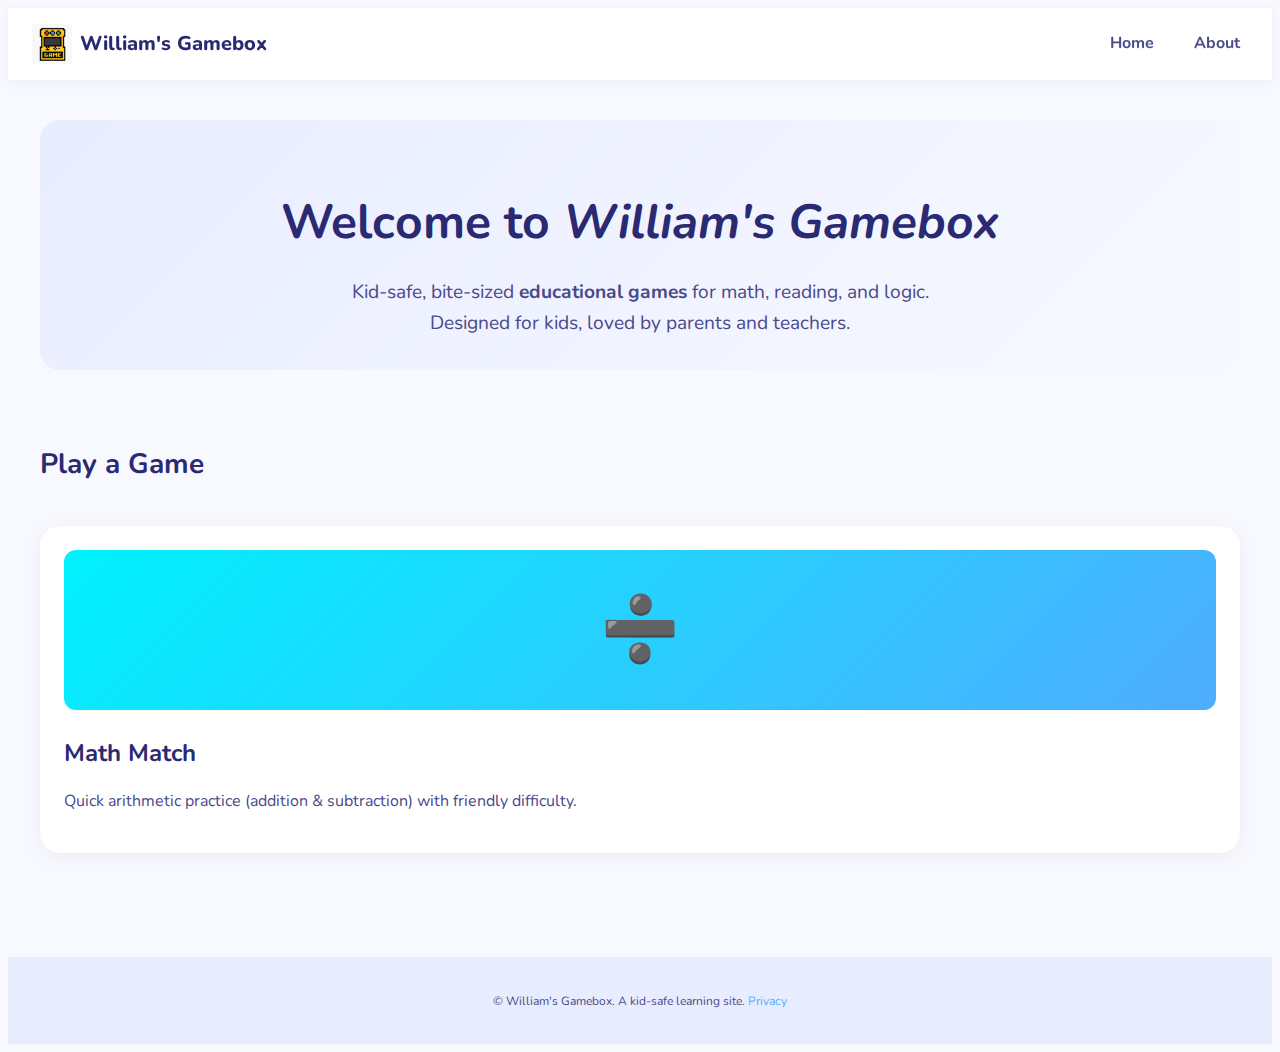
<file: index.html>
<!doctype html>
<html lang="en">
<head>
  <meta charset="utf-8" />
  <meta name="viewport" content="width=device-width, initial-scale=1" />
  <title>William's Gamebox — Educational Mini-Games</title>
  <meta name="description" content="William's Gamebox: kid-safe educational mini-games for K-12 (especially early grades). Play math, spelling, and logic games in a safe, ad-supported environment." />
  <link rel="preconnect" href="https://fonts.googleapis.com" />
  <link rel="preconnect" href="https://fonts.gstatic.com" crossorigin />
  <link href="https://fonts.googleapis.com/css2?family=Nunito:wght@600;800&display=swap" rel="stylesheet" />
  <link rel="stylesheet" href="styles/style.css" />
  <link rel="icon" href="assets/logo.svg" type="image/svg+xml" />
</head>
<body>
  <div id="header"></div>

  <main class="wrap">
    <section class="hero">
      <h1>Welcome to <em>William's Gamebox</em></h1>
      <p>Kid-safe, bite-sized <strong>educational games</strong> for math, reading, and logic. Designed for kids, loved by parents and teachers.</p>
    </section>

    <!-- Ad placeholder: top banner (non-intrusive) -->
    <section class="ad ad-top" aria-label="Advertisement">
      <!-- Insert your ad code here. See ads/adsense-placeholder.html for instructions. -->
    </section>

    <section class="games-grid" aria-labelledby="games-heading">
      <h2 id="games-heading">Play a Game</h2>
      <ul class="grid">
        <li class="card">
          <a href="games/math-match/index.html" class="card-link" aria-describedby="g1-desc">
            <div class="thumb thumb-math" aria-hidden="true">➗</div>
            <h3>Math Match</h3>
            <p id="g1-desc">Quick arithmetic practice (addition & subtraction) with friendly difficulty.</p>
          </a>
        </li>
        <!-- Duplicate <li> for more games as you add them -->
      </ul>
    </section>

    <!-- Ad placeholder: bottom banner -->
    <section class="ad ad-bottom" aria-label="Advertisement">
      <!-- Insert your ad code here. See ads/adsense-placeholder.html for instructions. -->
    </section>
  </main>

  <div id="footer"></div>
  <script src="scripts/main.js" defer></script>
  <script>
    fetch('header.html')
      .then(response => response.text())
      .then(data => document.getElementById('header').innerHTML = data);
    fetch('footer.html')
      .then(response => response.text())
      .then(data => document.getElementById('footer').innerHTML = data);
  </script>
</body>
</html>
</file>
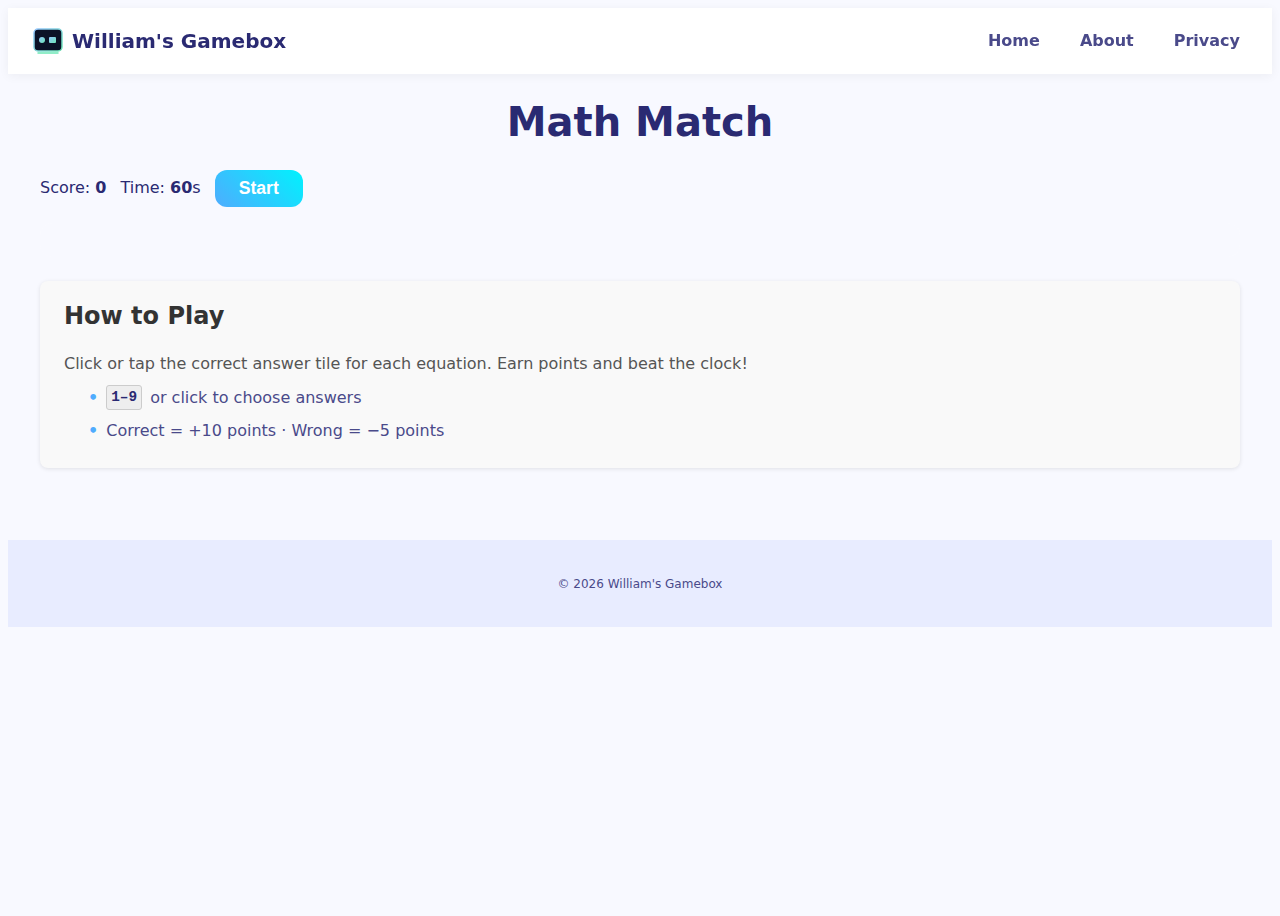
<file: games/math-match/index.html>
<!doctype html>
<html lang="en">
<head>
  <meta charset="utf-8" />
  <meta name="viewport" content="width=device-width, initial-scale=1" />
  <title>Math Match — William's Gamebox</title>
  <link rel="stylesheet" href="../../styles/style.css" />
  <link rel="stylesheet" href="game.css" />
</head>
<body>
  <header class="site-header">
    <a class="brand" href="/">
      <img src="../../assets/logo.svg" alt="William's Gamebox logo" width="32" height="32" />
      <span>William's Gamebox</span>
    </a>
    <nav class="site-nav" aria-label="Main">
      <a href="/">Home</a>
      <a href="../../about.html">About</a>
      <a href="../../privacy.html">Privacy</a>
    </nav>
  </header>

  <main class="game-wrap">
    <div class="game-header">
      <h1>Math Match</h1>
      <div class="hud">
        <span>Score: <strong id="score">0</strong></span>
        <span>Time: <strong id="time">60</strong>s</span>
        <button id="btnStart" class="btn">Start</button>
      </div>
    </div>

    <!-- Ad placeholder above the game -->
    <section class="ad" aria-label="Advertisement">
      <!-- Insert ad code here (see ../../ads/adsense-placeholder.html). -->
    </section>

    <div id="game" class="board" aria-live="polite"></div>

    <!-- Ad placeholder below the game -->
    <section class="ad" aria-label="Advertisement">
      <!-- Insert ad code here (see ../../ads/adsense-placeholder.html). -->
    </section>

    <section class="howto">
      <h2>How to Play</h2>
      <p>Click or tap the correct answer tile for each equation. Earn points and beat the clock!</p>
      <ul>
        <li><span class="kbd">1–9</span> or click to choose answers</li>
        <li>Correct = +10 points · Wrong = −5 points</li>
      </ul>
    </section>
  </main>

  <footer class="site-footer"><small>© <span id="year"></span> William's Gamebox</small></footer>

  <script src="game.js" defer></script>
  <script>document.getElementById('year').textContent = new Date().getFullYear();</script>
</body>
</html>
</file>
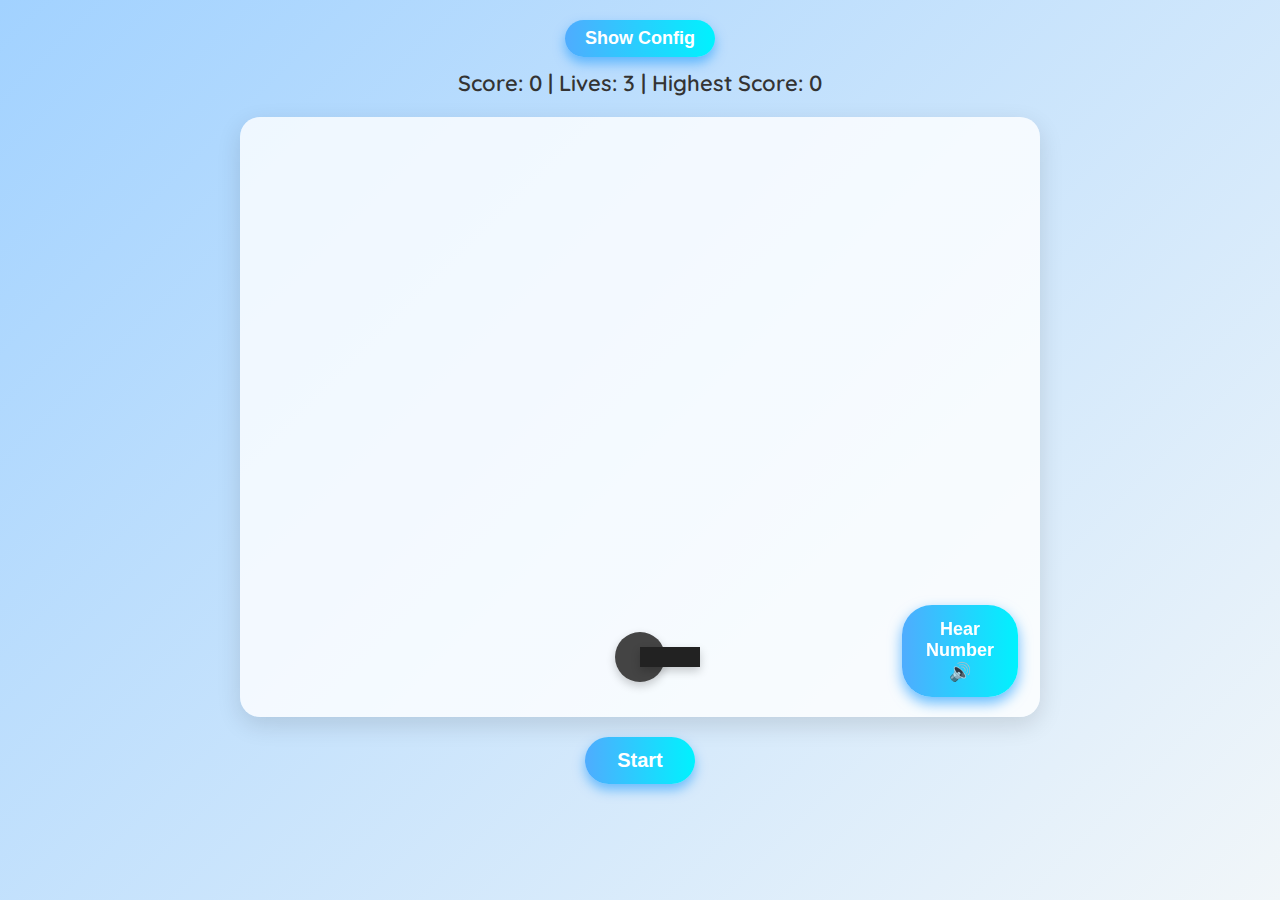
<file: games/number-pop/index.html>
<!DOCTYPE html>
<html lang="en">
<head>
<meta charset="UTF-8" />
<meta name="viewport" content="width=device-width, initial-scale=1" />
<title>Number Pop Game with Config and Overlay Game Over</title>
<style>
  @import url('https://fonts.googleapis.com/css2?family=Quicksand:wght@500&display=swap');

  body {
    margin: 0;
    background: linear-gradient(135deg, #a2d2ff, #f1f6f9);
    font-family: 'Quicksand', sans-serif;
    display: flex;
    flex-direction: column;
    align-items: center;
    height: 100vh;
    overflow: hidden;
    position: relative;
  }

  #configToggle {
    margin-top: 20px;
    padding: 8px 20px;
    font-size: 18px;
    font-weight: 600;
    border: none;
    border-radius: 30px;
    background: linear-gradient(90deg, #4facfe 0%, #00f2fe 100%);
    color: white;
    cursor: pointer;
    box-shadow: 0 6px 12px rgba(0, 143, 255, 0.5);
    transition: background 0.3s ease, transform 0.15s ease;
    z-index: 10;
  }
  #configToggle:hover {
    background: linear-gradient(90deg, #00f2fe 0%, #4facfe 100%);
    transform: scale(1.05);
  }

  #configPanel {
    margin-top: 10px;
    background: white;
    padding: 16px 24px;
    border-radius: 16px;
    box-shadow: 0 8px 24px rgba(0,0,0,0.1);
    display: none;
    width: 320px;
    z-index: 10;
  }

  #configPanel label {
    display: block;
    font-weight: 600;
    margin-bottom: 6px;
    color: #333;
  }
  #configPanel input {
    width: 100%;
    padding: 8px 12px;
    margin-bottom: 16px;
    font-size: 18px;
    border-radius: 12px;
    border: 1.8px solid #cce4ff;
    outline-offset: 2px;
    transition: border-color 0.3s ease;
  }
  #configPanel input:focus {
    border-color: #007bff;
  }
  #applyConfig {
    width: 100%;
    padding: 10px 0;
    font-size: 20px;
    font-weight: 600;
    border: none;
    border-radius: 30px;
    background: linear-gradient(90deg, #4facfe 0%, #00f2fe 100%);
    color: white;
    cursor: pointer;
    box-shadow: 0 6px 12px rgba(0, 143, 255, 0.5);
    transition: background 0.3s ease, transform 0.15s ease;
  }
  #applyConfig:hover {
    background: linear-gradient(90deg, #00f2fe 0%, #4facfe 100%);
    transform: scale(1.05);
  }

  #gameContainer {
    position: relative;
    width: 800px;
    margin-top: 20px;
  }

  canvas {
    background: #ffffffcc;
    border-radius: 20px;
    box-shadow: 0 8px 24px rgba(0,0,0,0.12);
    z-index: 5;
    display: block;
  }

  #startButton {
    margin-top: 20px;
    padding: 12px 32px;
    font-size: 20px;
    font-weight: 600;
    border: none;
    border-radius: 30px;
    background: linear-gradient(90deg, #4facfe 0%, #00f2fe 100%);
    color: white;
    cursor: pointer;
    box-shadow: 0 6px 12px rgba(0, 143, 255, 0.5);
    transition: background 0.3s ease, transform 0.15s ease;
    display: none;
    z-index: 10;
  }

  #startButton:hover {
    background: linear-gradient(90deg, #00f2fe 0%, #4facfe 100%);
    transform: scale(1.05);
  }

  #scoreboard {
    margin-top: 12px;
    color: #333;
    font-size: 22px;
    font-weight: 600;
    user-select: none;
    z-index: 10;
  }

  /* Overlay styles */
  #gameOverOverlay {
    position: fixed;
    top: 0;
    left: 0;
    right: 0;
    bottom: 0;
    background: rgba(0,0,0,0.6);
    display: flex;
    flex-direction: column;
    justify-content: center;
    align-items: center;
    color: white;
    font-family: 'Quicksand', sans-serif;
    font-size: 36px;
    font-weight: 700;
    text-align: center;
    z-index: 20;
    display: none;
  }

  #gameOverOverlay button {
    margin-top: 24px;
    padding: 16px 48px;
    font-size: 24px;
    border: none;
    border-radius: 36px;
    background: #00aaff;
    cursor: pointer;
    color: white;
    font-weight: 700;
    box-shadow: 0 8px 20px #00aaffaa;
    transition: background 0.3s ease, transform 0.15s ease;
  }
  #gameOverOverlay button:hover {
    background: #0077cc;
    transform: scale(1.05);
  }

  #hearNumberBtn {
    position: absolute;
    bottom: 20px;
    left: 90%;
    transform: translateX(-50%);
    background: linear-gradient(90deg, #4facfe 0%, #00f2fe 100%);
    color: white;
    border: none;
    border-radius: 30px;
    padding: 14px 24px;
    font-size: 18px;
    font-weight: 600;
    box-shadow: 0 6px 14px rgba(0, 143, 255, 0.6);
    cursor: pointer;
    transition: background 0.3s ease, transform 0.15s ease;
    z-index: 15;
  }
  #hearNumberBtn:hover {
    background: linear-gradient(90deg, #00f2fe 0%, #4facfe 100%);
    transform: translateX(-50%) scale(1.05);
  }
</style>
</head>
<body>
  <button id="configToggle">Show Config</button>
  <div id="configPanel">
    <label for="minNumber">Min Number (≥ 0):</label>
    <input type="number" id="minNumber" min="0" max="9999" value="100" />
    <label for="maxNumber">Max Number (≤ 9999):</label>
    <input type="number" id="maxNumber" min="0" max="9999" value="999" />
    <button id="applyConfig">Apply</button>
  </div>

  <div id="scoreboard">Score: 0 | Lives: 3 | Highest Score: 0</div>

  <div id="gameContainer">
    <canvas id="gameCanvas" width="800" height="600"></canvas>
    <button id="hearNumberBtn" title="Hear the number again">Hear Number 🔊</button>
  </div>

  <button id="startButton">Start</button>

  <div id="gameOverOverlay">
    <div id="gameOverText"></div>
    <button id="overlayRestartBtn">Play Again</button>
  </div>

<script>
const canvas = document.getElementById('gameCanvas');
const ctx = canvas.getContext('2d');
const startButton = document.getElementById('startButton');
const scoreboard = document.getElementById('scoreboard');
const configToggle = document.getElementById('configToggle');
const configPanel = document.getElementById('configPanel');
const minInput = document.getElementById('minNumber');
const maxInput = document.getElementById('maxNumber');
const applyConfig = document.getElementById('applyConfig');
const gameOverOverlay = document.getElementById('gameOverOverlay');
const gameOverText = document.getElementById('gameOverText');
const overlayRestartBtn = document.getElementById('overlayRestartBtn');
const hearNumberBtn = document.getElementById('hearNumberBtn');

let bubbles = [];
let targetNumber = 0;
let score = 0;
let lives = 3;
let highestScore = 0;
let cannon = { x: canvas.width / 2, y: canvas.height - 60, angle: 0 };
let projectiles = [];
let gameRunning = false;

let minNumber = 100;
let maxNumber = 999;

configToggle.addEventListener('click', () => {
  if (configPanel.style.display === 'none' || configPanel.style.display === '') {
    configPanel.style.display = 'block';
    configToggle.textContent = 'Hide Config';
  } else {
    configPanel.style.display = 'none';
    configToggle.textContent = 'Show Config';
  }
});

applyConfig.addEventListener('click', () => {
  const minVal = parseInt(minInput.value);
  const maxVal = parseInt(maxInput.value);
  if (isNaN(minVal) || isNaN(maxVal)) {
    alert('Please enter valid numbers.');
    return;
  }
  if (minVal < 0 || maxVal > 9999 || minVal >= maxVal) {
    alert('Ensure 0 ≤ Min Number < Max Number ≤ 9999.');
    return;
  }
  minNumber = minVal;
  maxNumber = maxVal;
  resetGame();
});

function getRandomNumber(min, max) {
  return Math.floor(Math.random() * (max - min + 1)) + min;
}

function newRound() {
  targetNumber = getRandomNumber(minNumber, maxNumber);
  let options = [targetNumber];
  while (options.length < 3) {
    let wrong = getRandomNumber(minNumber, maxNumber);
    if (!options.includes(wrong)) options.push(wrong);
  }
  options.sort(() => Math.random() - 0.5);
  bubbles = options.map((num, i) => ({
    x: 200 + i * 200,
    baseY: 150,
    y: 150,
    radius: 48,
    number: num
  }));
  speakNumber(targetNumber);
  updateScoreboard();
}

function speakNumber(num) {
  if ('speechSynthesis' in window) {
    let utter = new SpeechSynthesisUtterance(num.toString());
    speechSynthesis.speak(utter);
  }
}

canvas.addEventListener('click', e => {
  if (!gameRunning) return;
  const rect = canvas.getBoundingClientRect();
  const mouseX = e.clientX - rect.left;
  const mouseY = e.clientY - rect.top;
  const dx = mouseX - cannon.x;
  const dy = mouseY - cannon.y;
  cannon.angle = Math.atan2(dy, dx);
  projectiles.push({
    x: cannon.x,
    y: cannon.y,
    dx: Math.cos(cannon.angle) * 7,
    dy: Math.sin(cannon.angle) * 7
  });
});

function update() {
  bubbles.forEach(b => {
    b.y = b.baseY + Math.sin(Date.now() / 300 + b.x / 50) * 6;
  });

  projectiles.forEach((p, i) => {
    p.x += p.dx;
    p.y += p.dy;
    for (let j = 0; j < bubbles.length; j++) {
      let b = bubbles[j];
      let dist = Math.hypot(p.x - b.x, p.y - b.y);
      if (dist < b.radius) {
        if (b.number === targetNumber) {
          score++;
          if (score > highestScore) highestScore = score;
        } else {
          lives--;
          if (lives <= 0) {
            gameOver();
            return;
          }
        }
        newRound();
        projectiles.splice(i, 1);
        return;
      }
    }
    if (p.x < 0 || p.x > canvas.width || p.y < 0 || p.y > canvas.height) {
      projectiles.splice(i, 1);
    }
  });

  updateScoreboard();
}

function draw() {
  ctx.clearRect(0, 0, canvas.width, canvas.height);

  // Draw bubbles
  ctx.font = '28px Quicksand, Arial';
  ctx.textAlign = 'center';
  ctx.textBaseline = 'middle';
  for (const b of bubbles) {
    ctx.beginPath();
    ctx.fillStyle = '#ffcc66';
    ctx.shadowColor = 'rgba(0,0,0,0.15)';
    ctx.shadowBlur = 8;
    ctx.shadowOffsetX = 0;
    ctx.shadowOffsetY = 4;
    ctx.arc(b.x, b.y, b.radius, 0, Math.PI * 2);
    ctx.fill();
    ctx.shadowBlur = 0;
    ctx.fillStyle = '#000';
    ctx.fillText(b.number, b.x, b.y);
  }

  // Draw cannon base
  ctx.save();
  ctx.translate(cannon.x, cannon.y);
  ctx.fillStyle = '#444';
  ctx.shadowColor = 'rgba(0,0,0,0.2)';
  ctx.shadowBlur = 10;
  ctx.shadowOffsetY = 4;
  ctx.beginPath();
  ctx.arc(0, 0, 25, 0, Math.PI * 2);
  ctx.fill();

  // Draw cannon barrel
  ctx.rotate(cannon.angle);
  ctx.fillStyle = '#222';
  ctx.fillRect(0, -10, 60, 20);
  ctx.restore();

  // Draw projectiles
  ctx.fillStyle = 'red';
  projectiles.forEach(p => {
    ctx.beginPath();
    ctx.shadowColor = 'rgba(255,0,0,0.5)';
    ctx.shadowBlur = 12;
    ctx.arc(p.x, p.y, 10, 0, Math.PI * 2);
    ctx.fill();
    ctx.shadowBlur = 0;
  });
}

function gameLoop() {
  if (!gameRunning) return;
  update();
  draw();
  requestAnimationFrame(gameLoop);
}

function updateScoreboard() {
  scoreboard.textContent = `Score: ${score} | Lives: ${lives} | Highest Score: ${highestScore}`;
}

function resetGame() {
  score = 0;
  lives = 3;
  projectiles = [];
  gameRunning = false;
  startButton.style.display = 'inline-block';
  gameOverOverlay.style.display = 'none';
  updateScoreboard();
  draw();
}

function startGame() {
  if (gameRunning) return;
  score = 0;
  lives = 3;
  projectiles = [];
  gameRunning = true;
  startButton.style.display = 'none';
  gameOverOverlay.style.display = 'none';
  newRound();
  gameLoop();
}

function gameOver() {
  gameRunning = false;
  gameOverText.textContent = `Game Over!\nYour Score: ${score}`;
  gameOverOverlay.style.display = 'flex';
  startButton.style.display = 'none';
}

startButton.addEventListener('click', () => {
  startGame();
});

overlayRestartBtn.addEventListener('click', () => {
  startGame();
});

hearNumberBtn.addEventListener('click', () => {
  if (gameRunning) {
    speakNumber(targetNumber);
  }
});

// Initialize
resetGame();
</script>
</body>
</html>
</file>
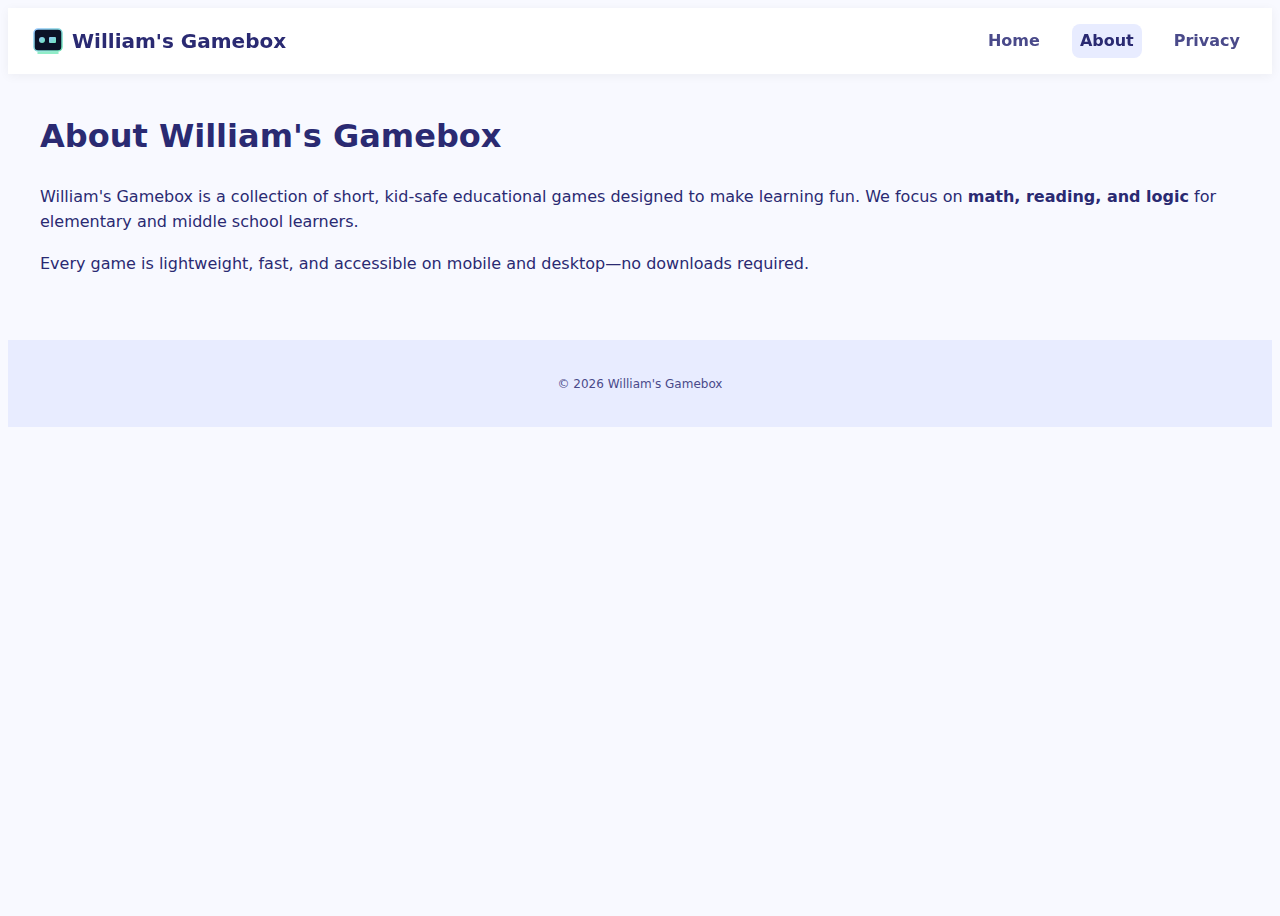
<file: about.html>
<!doctype html>
<html lang="en">
<head>
  <meta charset="utf-8" />
  <meta name="viewport" content="width=device-width, initial-scale=1" />
  <title>About — William's Gamebox</title>
  <link rel="stylesheet" href="styles/style.css" />
</head>
<body>
  <header class="site-header">
    <a class="brand" href="/">
      <img src="assets/logo.svg" alt="William's Gamebox logo" width="32" height="32" />
      <span>William's Gamebox</span>
    </a>
    <nav class="site-nav" aria-label="Main">
      <a href="/">Home</a>
      <a aria-current="page" href="about.html">About</a>
      <a href="privacy.html">Privacy</a>
    </nav>
  </header>
  <main class="wrap">
    <h1>About William's Gamebox</h1>
    <p>William's Gamebox is a collection of short, kid-safe educational games designed to make learning fun. We focus on <strong>math, reading, and logic</strong> for elementary and middle school learners.</p>
    <p>Every game is lightweight, fast, and accessible on mobile and desktop—no downloads required.</p>
  </main>
  <footer class="site-footer"><small>© <span id="year"></span> William's Gamebox</small></footer>
  <script>document.getElementById('year').textContent = new Date().getFullYear();</script>
</body>
</html>
</file>
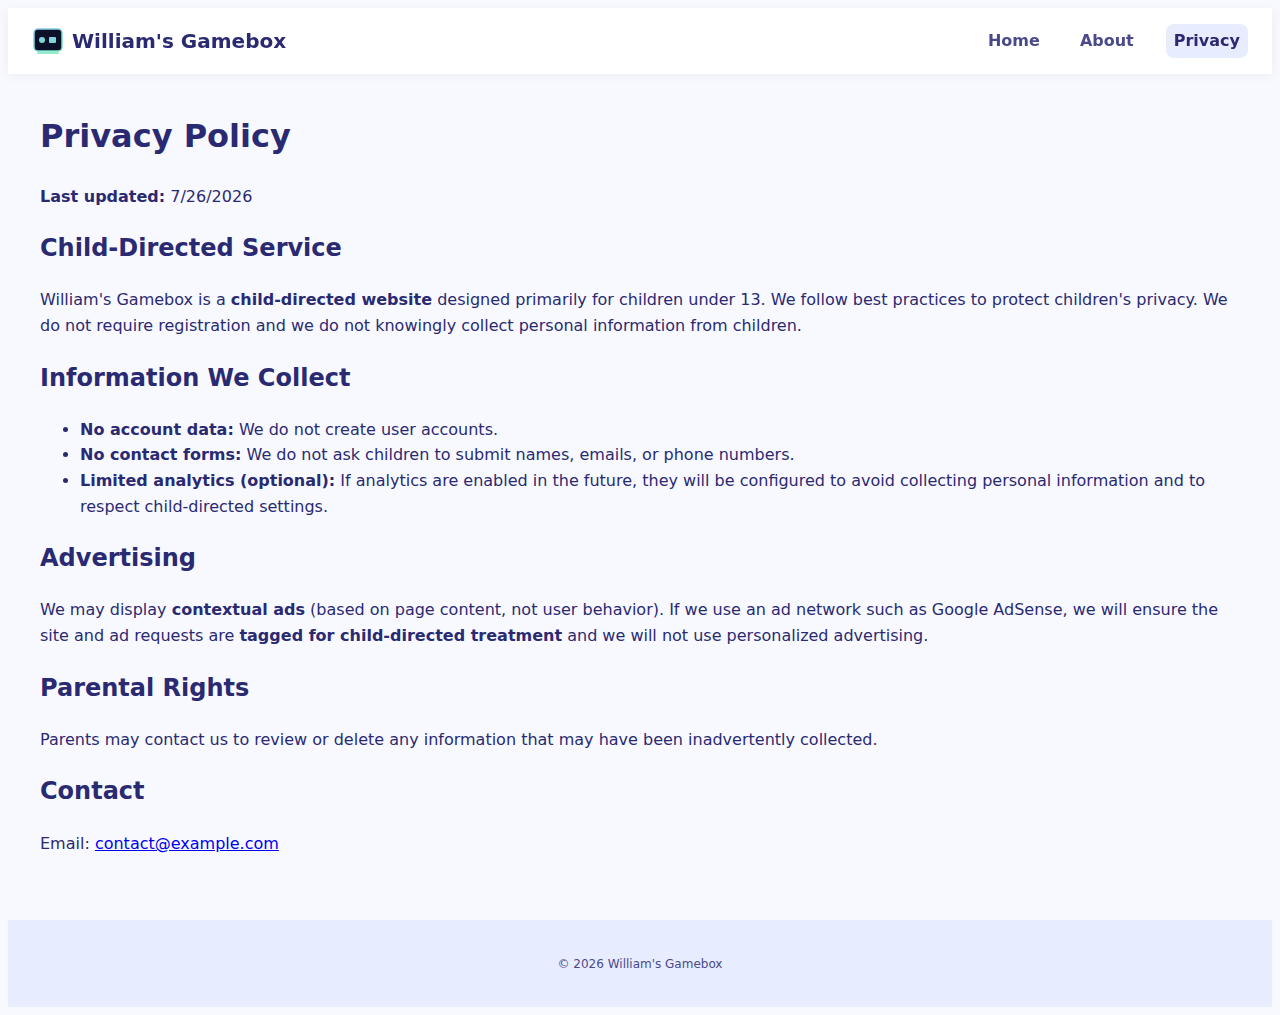
<file: privacy.html>
<!doctype html>
<html lang="en">
<head>
  <meta charset="utf-8" />
  <meta name="viewport" content="width=device-width, initial-scale=1" />
  <title>Privacy Policy — William's Gamebox</title>
  <link rel="stylesheet" href="styles/style.css" />
</head>
<body>
  <header class="site-header">
    <a class="brand" href="/">
      <img src="assets/logo.svg" alt="William's Gamebox logo" width="32" height="32" />
      <span>William's Gamebox</span>
    </a>
    <nav class="site-nav" aria-label="Main">
      <a href="/">Home</a>
      <a href="about.html">About</a>
      <a aria-current="page" href="privacy.html">Privacy</a>
    </nav>
  </header>
  <main class="wrap">
    <h1>Privacy Policy</h1>
    <p><strong>Last updated:</strong> <span id="date"></span></p>

    <h2>Child-Directed Service</h2>
    <p>William's Gamebox is a <strong>child-directed website</strong> designed primarily for children under 13. We follow best practices to protect children's privacy. We do not require registration and we do not knowingly collect personal information from children.</p>

    <h2>Information We Collect</h2>
    <ul>
      <li><strong>No account data:</strong> We do not create user accounts.</li>
      <li><strong>No contact forms:</strong> We do not ask children to submit names, emails, or phone numbers.</li>
      <li><strong>Limited analytics (optional):</strong> If analytics are enabled in the future, they will be configured to avoid collecting personal information and to respect child-directed settings.</li>
    </ul>

    <h2>Advertising</h2>
    <p>We may display <strong>contextual ads</strong> (based on page content, not user behavior). If we use an ad network such as Google AdSense, we will ensure the site and ad requests are <strong>tagged for child-directed treatment</strong> and we will not use personalized advertising.</p>

    <h2>Parental Rights</h2>
    <p>Parents may contact us to review or delete any information that may have been inadvertently collected.</p>

    <h2>Contact</h2>
    <p>Email: <a href="mailto:contact@example.com">contact@example.com</a></p>
  </main>
  <footer class="site-footer"><small>© <span id="year"></span> William's Gamebox</small></footer>
  <script>
    const d = new Date();
    document.getElementById('year').textContent = d.getFullYear();
    document.getElementById('date').textContent = d.toLocaleDateString();
  </script>
</body>
</html>
</file>
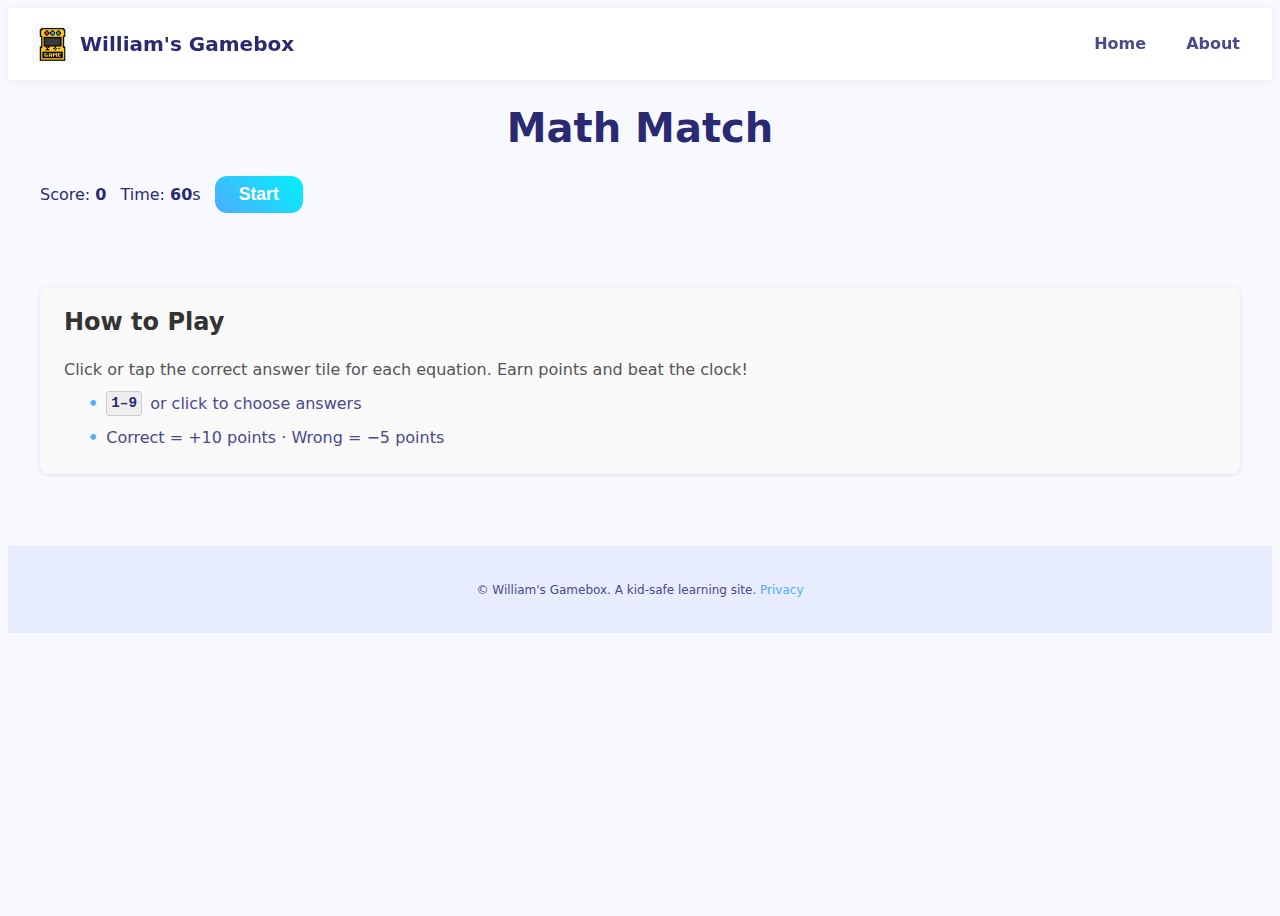
<file: games/math-match.html>
<!doctype html>
<html lang="en">
<head>
  <meta charset="utf-8" />
  <meta name="viewport" content="width=device-width, initial-scale=1" />
  <title>Math Match — William's Gamebox</title>
  <link rel="stylesheet" href="../styles/style.css" />
  <link rel="stylesheet" href="math-match/game.css" />
</head>
<body>
  <div id="header"></div>

  <main class="game-wrap">
    <div class="game-header">
      <h1>Math Match</h1>
      <div class="hud">
        <span>Score: <strong id="score">0</strong></span>
        <span>Time: <strong id="time">60</strong>s</span>
        <button id="btnStart" class="btn">Start</button>
      </div>
    </div>

    <!-- Ad placeholder above the game -->
    <section class="ad" aria-label="Advertisement">
      <!-- Insert ad code here (see ../../ads/adsense-placeholder.html). -->
    </section>

    <div id="game" class="board" aria-live="polite"></div>

    <!-- Ad placeholder below the game -->
    <section class="ad" aria-label="Advertisement">
      <!-- Insert ad code here (see ../../ads/adsense-placeholder.html). -->
    </section>

    <section class="howto">
      <h2>How to Play</h2>
      <p>Click or tap the correct answer tile for each equation. Earn points and beat the clock!</p>
      <ul>
        <li><span class="kbd">1–9</span> or click to choose answers</li>
        <li>Correct = +10 points · Wrong = −5 points</li>
      </ul>
    </section>
  </main>

  <div id="footer"></div>
  <script src="math-match/game.js" defer></script>
  <script>
    fetch('../header.html')
      .then(response => response.text())
      .then(data => document.getElementById('header').innerHTML = data);
    fetch('../footer.html')
      .then(response => response.text())
      .then(data => document.getElementById('footer').innerHTML = data);
  </script>
</body>
</html>
</file>
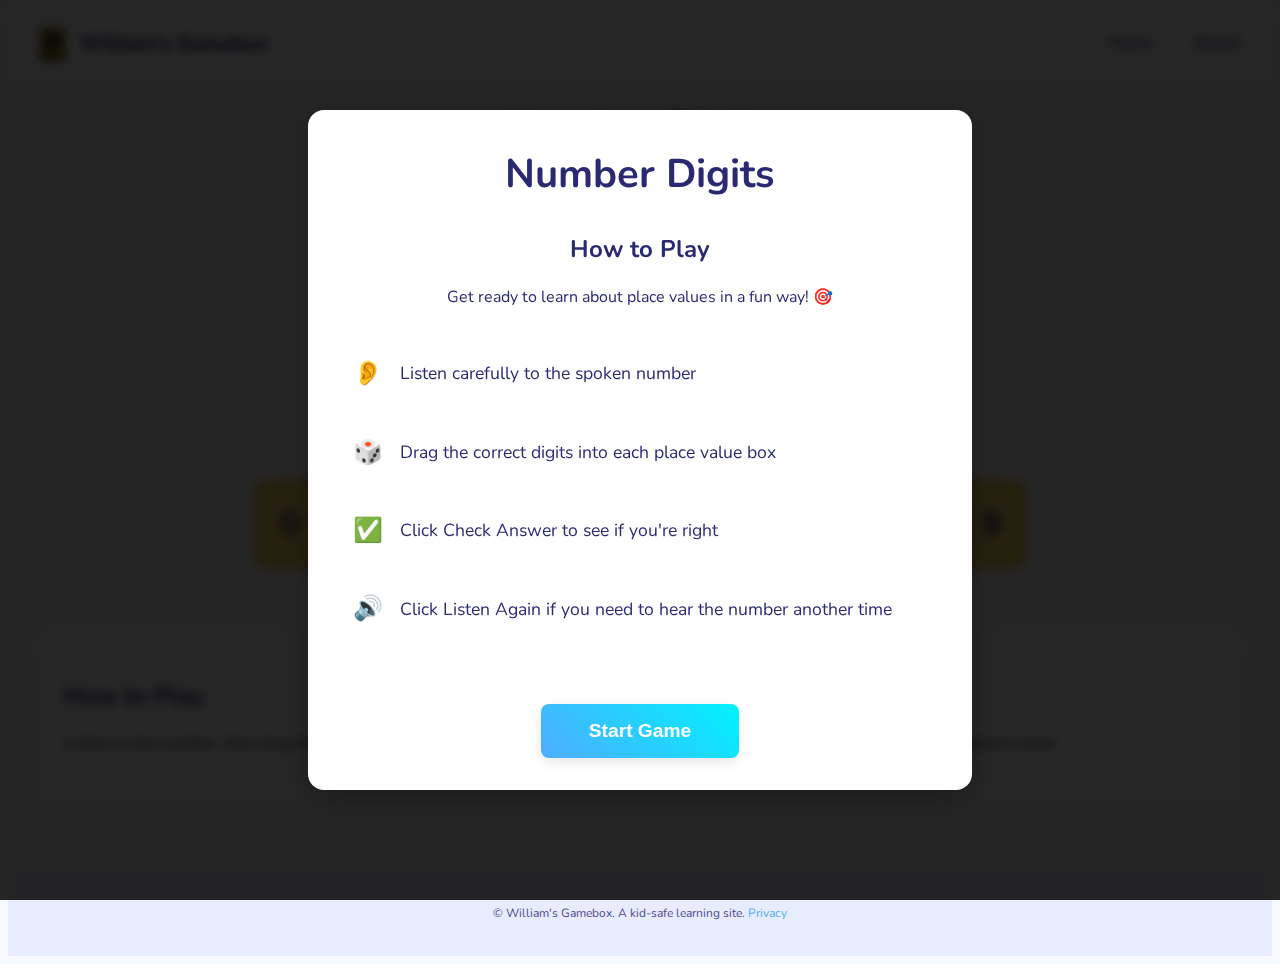
<file: games/number-digits.html>
<!DOCTYPE html>
<html lang="en">
<head>
  <title>Digits Place Value Game — William's Gamebox</title>
  <script src="../scripts/head-loader.js"></script>
  <link rel="stylesheet" href="../styles/number-digits.css" importance="high" />
</head>
<body>
  <div id="header"></div>

  <main class="game-wrap">
    <!-- Ad placeholder above the game -->
    <section class="ad" aria-label="Advertisement"></section>

    <div id="game-intro" class="game-intro-overlay">
      <div class="intro-content">
        <h1>Number Digits</h1>
        <div class="intro-instructions">
          <h2>How to Play</h2>
          <p>Get ready to learn about place values in a fun way! 🎯</p>
          <div class="instruction-steps">
            <div class="step">
              <span class="step-icon">👂</span>
              <p>Listen carefully to the spoken number</p>
            </div>
            <div class="step">
              <span class="step-icon">🎲</span>
              <p>Drag the correct digits into each place value box</p>
            </div>
            <div class="step">
              <span class="step-icon">✅</span>
              <p>Click Check Answer to see if you're right</p>
            </div>
            <div class="step">
              <span class="step-icon">🔊</span>
              <p>Click Listen Again if you need to hear the number another time</p>
            </div>
          </div>
          <button id="start-btn" class="btn btn-primary btn-large">Start Game</button>
        </div>
      </div>
    </div>

    <div class="game-header">
      <h1>Number Digits</h1>
      <div id="scoreboard">Score: <span id="score">0</span> | Lives: <span id="lives">3</span> | Highest Score: <span id="high-score">0</span></div>
    </div>

    <div class="game-controls">
      <button id="submit-btn" class="btn btn-primary" style="display: none;" disabled>
        <span class="btn-icon">✓</span>
        <span class="btn-text">Check Answer</span>
      </button>
      <button id="repeat-btn" class="btn btn-secondary" style="display: none;" title="Click to hear the number again">
        <span class="btn-icon">🔊</span>
        <span class="btn-text">Listen Again</span>
      </button>
    </div>


    <div id="gameContainer" class="game-board">
      <section class="placeholders">
        <div class="placeholder" data-place="hundreds">Hundreds</div>
        <div class="placeholder" data-place="tens">Tens</div>
        <div class="placeholder" data-place="ones">Ones</div>
      </section>

      <section class="cards">
        <!-- Number cards 0–9 -->
        <div class="card" draggable="true">0</div>
        <div class="card" draggable="true">1</div>
        <div class="card" draggable="true">2</div>
        <div class="card" draggable="true">3</div>
        <div class="card" draggable="true">4</div>
        <div class="card" draggable="true">5</div>
        <div class="card" draggable="true">6</div>
        <div class="card" draggable="true">7</div>
        <div class="card" draggable="true">8</div>
        <div class="card" draggable="true">9</div>
      </section>
    </div>

    <!-- Ad placeholder below the game -->
    <section class="ad" aria-label="Advertisement"></section>

    <section class="howto">
      <h2>How to Play</h2>
      <p>Listen to the number, then drag the correct digits into the Hundreds, Tens, and Ones boxes. You have 3 lives. Try to get the highest score!</p>
    </section>
  </main>

  <div id="game-over-modal" class="modal hidden">
    <div class="modal-content">
      <h2>Game Over!</h2>
      <p>Your score: <span id="final-score"></span></p>
      <button id="restart-btn">Play Again</button>
    </div>
  </div>

  <div id="footer"></div>
  <script src="../scripts/number-digits.js" defer></script>
  <script>
    fetch('../header.html')
      .then(response => response.text())
      .then(data => document.getElementById('header').innerHTML = data);
    fetch('../footer.html')
      .then(response => response.text())
      .then(data => document.getElementById('footer').innerHTML = data);
  </script>
</body>
</html>
</file>
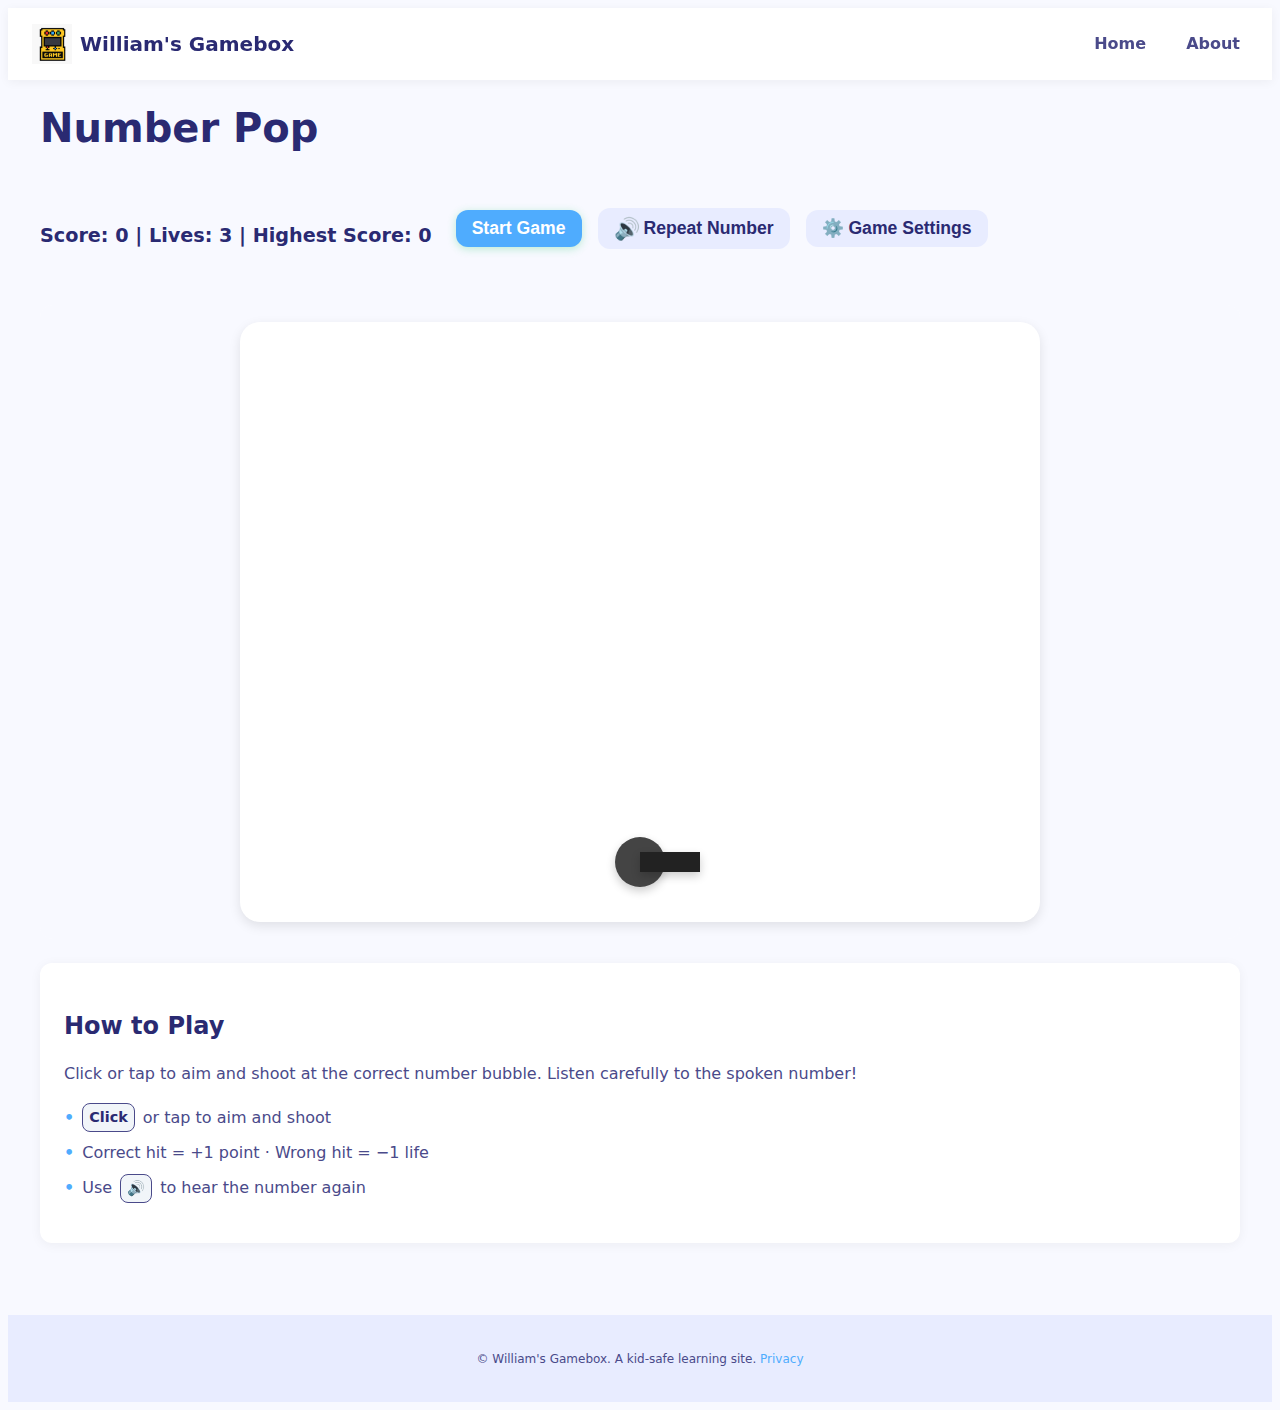
<file: games/number-pop.html>
<!doctype html>
<html lang="en">
<head>
  <meta charset="utf-8" />
  <meta name="viewport" content="width=device-width, initial-scale=1" />
  <title>Number Pop — William's Gamebox</title>
  <link rel="stylesheet" href="../styles/style.css" />
  <link rel="stylesheet" href="../styles/number-pop.css" />
</head>
<body>
  <div id="header"></div>

  <main class="game-wrap">
    <div class="game-header">
      <h1>Number Pop</h1>
      <div class="hud">
        <div id="scoreboard">Score: 0 | Lives: 3 | Highest Score: 0</div>
        <div class="game-controls">
          <button id="startButton" class="btn btn-primary">Start Game</button>
          <button id="hearNumberBtn" class="btn btn-secondary" title="Click to hear the number again">
            <span class="btn-icon">🔊</span>
            <span class="btn-text">Repeat Number</span>
          </button>
          <button id="configToggle" class="btn btn-secondary">⚙️ Game Settings</button>
        </div>
      </div>
    </div>

    <!-- Ad placeholder above the game -->
    <section class="ad" aria-label="Advertisement">
      <!-- Insert ad code here (see ../ads/adsense-placeholder.html). -->
    </section>

    <div id="configPanel" class="config-panel">
      <h3>Game Settings</h3>
      <div class="config-group">
        <label for="minNumber">Smallest Number:</label>
        <input type="number" id="minNumber" min="0" max="9999" value="100" />
      </div>
      <div class="config-group">
        <label for="maxNumber">Biggest Number:</label>
        <input type="number" id="maxNumber" min="0" max="9999" value="999" />
      </div>
      <button id="applyConfig" class="btn">Save Settings</button>
    </div>

    <div id="gameContainer" class="game-board">
      <canvas id="gameCanvas" width="800" height="600"></canvas>
    </div>

    <!-- Ad placeholder below the game -->
    <section class="ad" aria-label="Advertisement">
      <!-- Insert ad code here (see ../ads/adsense-placeholder.html). -->
    </section>

    <section class="howto">
      <h2>How to Play</h2>
      <p>Click or tap to aim and shoot at the correct number bubble. Listen carefully to the spoken number!</p>
      <ul>
        <li><span class="kbd">Click</span> or tap to aim and shoot</li>
        <li>Correct hit = +1 point · Wrong hit = −1 life</li>
        <li>Use <span class="kbd">🔊</span> to hear the number again</li>
      </ul>
    </section>

    <div id="gameOverOverlay" class="game-over">
      <div id="gameOverText"></div>
      <button id="overlayRestartBtn" class="btn">Play Again</button>
    </div>
  </main>

    <script>
const canvas = document.getElementById('gameCanvas');
const ctx = canvas.getContext('2d');
const startButton = document.getElementById('startButton');
const scoreboard = document.getElementById('scoreboard');
const configToggle = document.getElementById('configToggle');
const configPanel = document.getElementById('configPanel');
const minInput = document.getElementById('minNumber');
const maxInput = document.getElementById('maxNumber');
const applyConfig = document.getElementById('applyConfig');
const gameOverOverlay = document.getElementById('gameOverOverlay');
const gameOverText = document.getElementById('gameOverText');
const overlayRestartBtn = document.getElementById('overlayRestartBtn');
const hearNumberBtn = document.getElementById('hearNumberBtn');

let bubbles = [];
let targetNumber = 0;
let score = 0;
let lives = 3;
let highestScore = 0;
let cannon = { x: canvas.width / 2, y: canvas.height - 60, angle: 0 };
let projectiles = [];
let gameRunning = false;

let minNumber = 100;
let maxNumber = 999;

configToggle.addEventListener('click', () => {
  if (configPanel.style.display === 'none' || configPanel.style.display === '') {
    configPanel.style.display = 'block';
    configToggle.textContent = 'Hide Config';
  } else {
    configPanel.style.display = 'none';
    configToggle.textContent = 'Show Config';
  }
});

applyConfig.addEventListener('click', () => {
  const minVal = parseInt(minInput.value);
  const maxVal = parseInt(maxInput.value);
  if (isNaN(minVal) || isNaN(maxVal)) {
    alert('Please enter valid numbers.');
    return;
  }
  if (minVal < 0 || maxVal > 9999 || minVal >= maxVal) {
    alert('Ensure 0 ≤ Min Number < Max Number ≤ 9999.');
    return;
  }
  minNumber = minVal;
  maxNumber = maxVal;
  configPanel.style.display = 'none';
  configToggle.textContent = '⚙️ Game Settings';
  resetGame();
});

function getRandomNumber(min, max) {
  return Math.floor(Math.random() * (max - min + 1)) + min;
}

function newRound() {
  targetNumber = getRandomNumber(minNumber, maxNumber);
  let options = [targetNumber];
  while (options.length < 3) {
    let wrong = getRandomNumber(minNumber, maxNumber);
    if (!options.includes(wrong)) options.push(wrong);
  }
  options.sort(() => Math.random() - 0.5);
  bubbles = options.map((num, i) => ({
    x: 200 + i * 200,
    baseY: 150,
    y: 150,
    radius: 48,
    number: num
  }));
  speakNumber(targetNumber);
  updateScoreboard();
}

function speakNumber(num) {
  if ('speechSynthesis' in window) {
    let utter = new SpeechSynthesisUtterance(num.toString());
    speechSynthesis.speak(utter);
  }
}

canvas.addEventListener('click', e => {
  if (!gameRunning) return;
  const rect = canvas.getBoundingClientRect();
  const mouseX = e.clientX - rect.left;
  const mouseY = e.clientY - rect.top;
  const dx = mouseX - cannon.x;
  const dy = mouseY - cannon.y;
  cannon.angle = Math.atan2(dy, dx);
  projectiles.push({
    x: cannon.x,
    y: cannon.y,
    dx: Math.cos(cannon.angle) * 7,
    dy: Math.sin(cannon.angle) * 7
  });
});

function update() {
  bubbles.forEach(b => {
    b.y = b.baseY + Math.sin(Date.now() / 300 + b.x / 50) * 6;
  });

  projectiles.forEach((p, i) => {
    p.x += p.dx;
    p.y += p.dy;
    for (let j = 0; j < bubbles.length; j++) {
      let b = bubbles[j];
      let dist = Math.hypot(p.x - b.x, p.y - b.y);
      if (dist < b.radius) {
        if (b.number === targetNumber) {
          score++;
          if (score > highestScore) highestScore = score;
        } else {
          lives--;
          if (lives <= 0) {
            gameOver();
            return;
          }
        }
        newRound();
        projectiles.splice(i, 1);
        return;
      }
    }
    if (p.x < 0 || p.x > canvas.width || p.y < 0 || p.y > canvas.height) {
      projectiles.splice(i, 1);
    }
  });

  updateScoreboard();
}

function draw() {
  ctx.clearRect(0, 0, canvas.width, canvas.height);

  // Draw bubbles
  ctx.font = '28px Quicksand, Arial';
  ctx.textAlign = 'center';
  ctx.textBaseline = 'middle';
  for (const b of bubbles) {
    ctx.beginPath();
    ctx.fillStyle = '#ffcc66';
    ctx.shadowColor = 'rgba(0,0,0,0.15)';
    ctx.shadowBlur = 8;
    ctx.shadowOffsetX = 0;
    ctx.shadowOffsetY = 4;
    ctx.arc(b.x, b.y, b.radius, 0, Math.PI * 2);
    ctx.fill();
    ctx.shadowBlur = 0;
    ctx.fillStyle = '#000';
    ctx.fillText(b.number, b.x, b.y);
  }

  // Draw cannon base
  ctx.save();
  ctx.translate(cannon.x, cannon.y);
  ctx.fillStyle = '#444';
  ctx.shadowColor = 'rgba(0,0,0,0.2)';
  ctx.shadowBlur = 10;
  ctx.shadowOffsetY = 4;
  ctx.beginPath();
  ctx.arc(0, 0, 25, 0, Math.PI * 2);
  ctx.fill();

  // Draw cannon barrel
  ctx.rotate(cannon.angle);
  ctx.fillStyle = '#222';
  ctx.fillRect(0, -10, 60, 20);
  ctx.restore();

  // Draw projectiles
  ctx.fillStyle = 'red';
  projectiles.forEach(p => {
    ctx.beginPath();
    ctx.shadowColor = 'rgba(255,0,0,0.5)';
    ctx.shadowBlur = 12;
    ctx.arc(p.x, p.y, 10, 0, Math.PI * 2);
    ctx.fill();
    ctx.shadowBlur = 0;
  });
}

function gameLoop() {
  if (!gameRunning) return;
  update();
  draw();
  requestAnimationFrame(gameLoop);
}

function updateScoreboard() {
  scoreboard.textContent = `Score: ${score} | Lives: ${lives} | Highest Score: ${highestScore}`;
}

function resetGame() {
  score = 0;
  lives = 3;
  projectiles = [];
  gameRunning = false;
  startButton.style.display = 'inline-block';
  gameOverOverlay.style.display = 'none';
  updateScoreboard();
  draw();
}

function startGame() {
  if (gameRunning) return;
  score = 0;
  lives = 3;
  projectiles = [];
  gameRunning = true;
  startButton.style.display = 'none';
  gameOverOverlay.style.display = 'none';
  newRound();
  gameLoop();
}

function gameOver() {
  gameRunning = false;
  gameOverText.textContent = `Game Over!\nYour Score: ${score}`;
  gameOverOverlay.style.display = 'flex';
  startButton.style.display = 'none';
}

startButton.addEventListener('click', () => {
  startGame();
});

overlayRestartBtn.addEventListener('click', () => {
  startGame();
});

hearNumberBtn.addEventListener('click', () => {
  if (gameRunning) {
    speakNumber(targetNumber);
  }
});

// Initialize
resetGame();
    </script>
  </div>
  <div id="footer"></div>
  <script>
    fetch('../header.html')
      .then(response => response.text())
      .then(data => document.getElementById('header').innerHTML = data);
    fetch('../footer.html')
      .then(response => response.text())
      .then(data => document.getElementById('footer').innerHTML = data);
    window.addEventListener('DOMContentLoaded', function() {
      var yearSpan = document.getElementById('year');
      if (yearSpan) yearSpan.textContent = new Date().getFullYear();
    });
  </script>
</body>
</html>
</file>
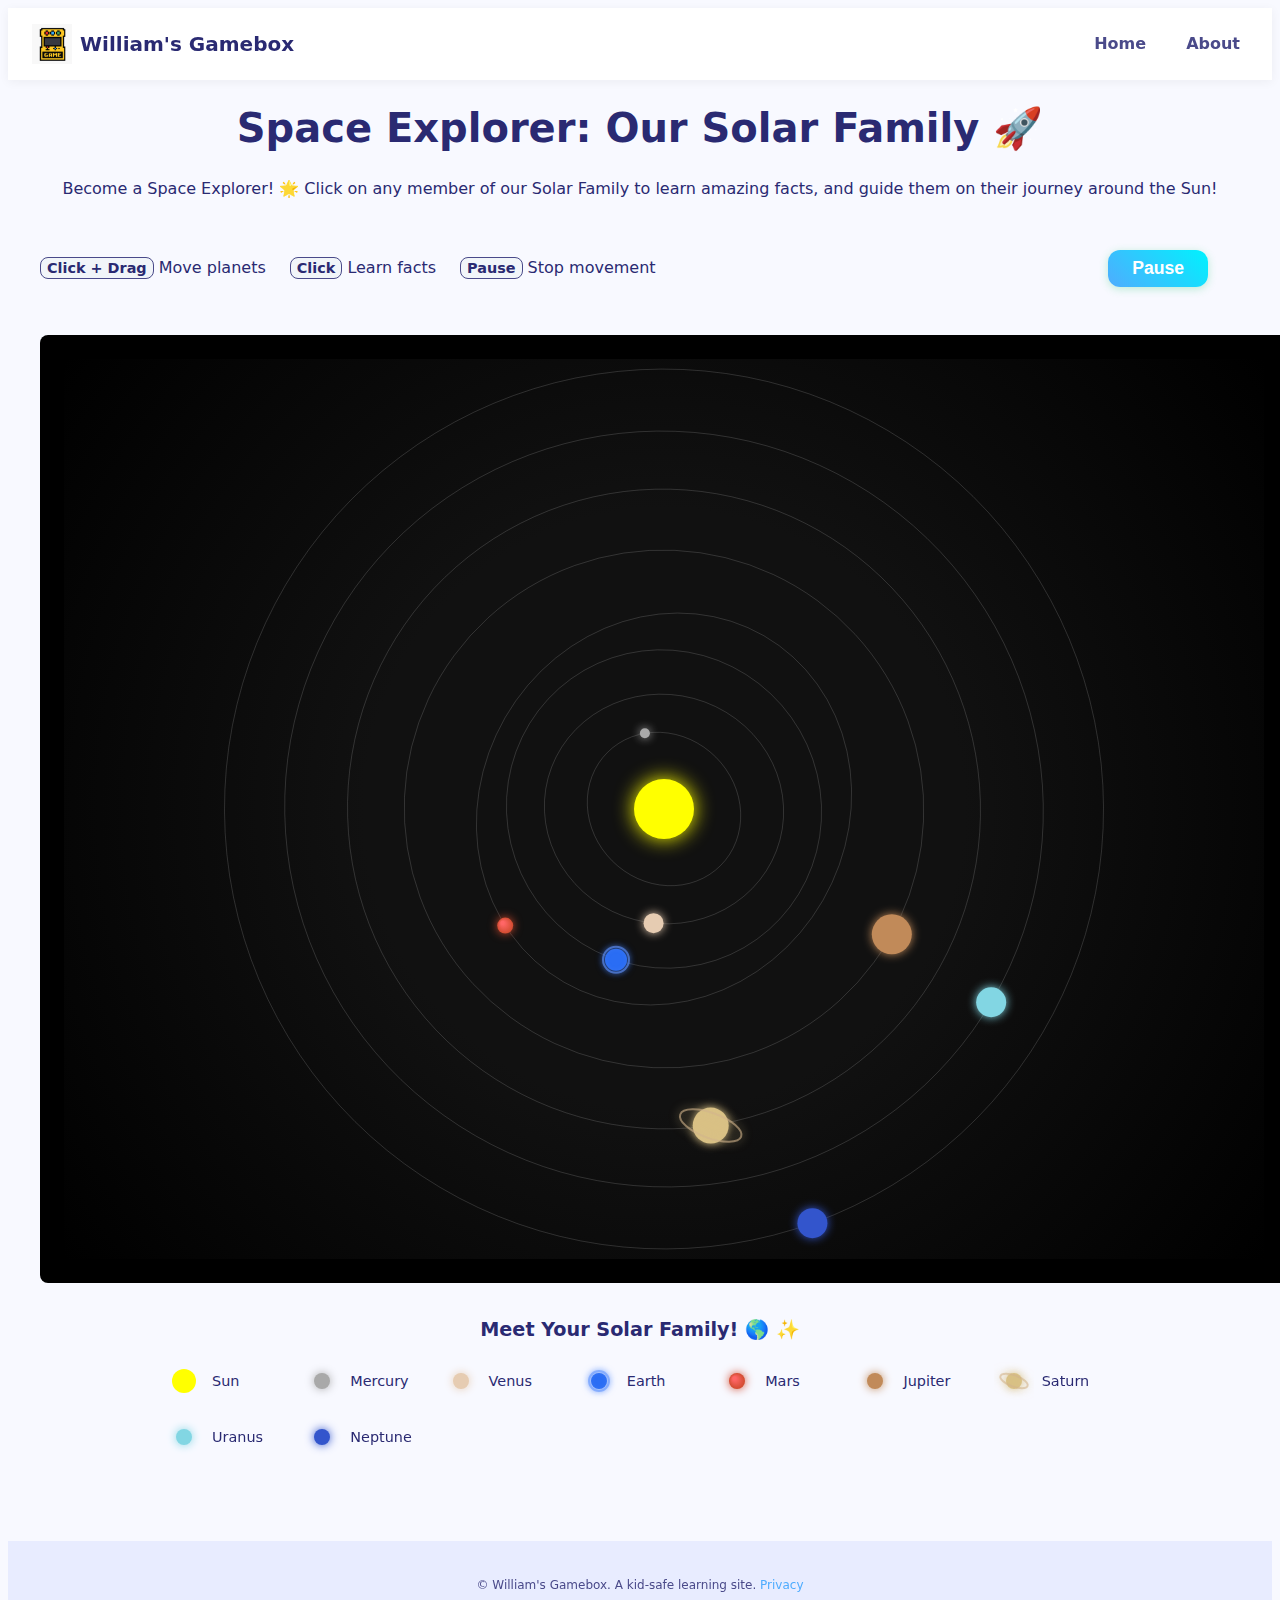
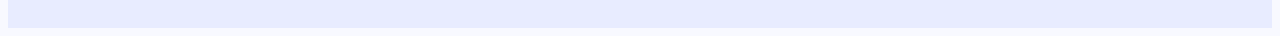
<file: games/solarsystem.html>
<!DOCTYPE html>
<html lang="en">
<head>
  <meta charset="utf-8" />
  <meta name="viewport" content="width=device-width, initial-scale=1" />
  <title>Space Explorer: Our Solar Family — William's Gamebox</title>
  <link rel="stylesheet" href="../styles/style.css" />
  <link rel="stylesheet" href="../styles/space-explorer.css" />
</head>
<body>
  <div id="header"></div>

  <main class="game-wrap">
    <div class="game-header">
      <div class="header-content">
        <h1>Space Explorer: Our Solar Family 🚀</h1>
        <div class="game-intro">
          <p>Become a Space Explorer! 🌟 Click on any member of our Solar Family to learn amazing facts, and guide them on their journey around the Sun!</p>
          <div class="game-controls-container">
            <div class="controls-guide">
              <div class="control-item">
                <span class="kbd">Click + Drag</span>
                <span>Move planets</span>
              </div>
              <div class="control-item">
                <span class="kbd">Click</span>
                <span>Learn facts</span>
              </div>
              <div class="control-item">
                <span class="kbd">Pause</span>
                <span>Stop movement</span>
              </div>
            </div>
            <div class="game-controls">
              <button id="pauseBtn" class="btn btn-primary">Pause</button>
            </div>
          </div>
        </div>
      </div>
    </div>

    <!-- Ad placeholder above the game -->
    <section class="ad" aria-label="Advertisement">
      <!-- Insert ad code here (see ../ads/adsense-placeholder.html). -->
    </section>

    <div id="gameContainer" class="game-board">
      <div id="container">
        <canvas id="solarCanvas"></canvas>
        <div id="infoBox"></div>
      </div>
    </div>

    <!-- Ad placeholder below the game -->
    <section class="ad" aria-label="Advertisement">
      <!-- Insert ad code here (see ../ads/adsense-placeholder.html). -->
    </section>

    <section id="legend" class="game-info">
      <h2>Meet Your Solar Family! 🌎 ✨</h2>
      <div class="legend-items">
        <!-- legend items injected here -->
      </div>
    </section>

  </main>

  <div id="footer"></div>
  <script src="../scripts/space-explorer.js"></script>
  <script>
    fetch('../header.html')
      .then(response => response.text())
      .then(data => document.getElementById('header').innerHTML = data);
    fetch('../footer.html')
      .then(response => response.text())
      .then(data => document.getElementById('footer').innerHTML = data);
    window.addEventListener('DOMContentLoaded', function() {
      var yearSpan = document.getElementById('year');
      if (yearSpan) yearSpan.textContent = new Date().getFullYear();
    });
  </script>
</body>
</html>
</file>
<file: styles/style.css>
/* Base Styles for William's Gamebox */
:root {
  /* Calm, child-friendly color palette */
  --bg-primary: #f8f9ff;
  --bg-secondary: #e8ecff;
  --text-primary: #2a2a72;
  --text-secondary: #4a4a8a;
  --accent-primary: #4facfe;
  --accent-secondary: #00f2fe;
  
  /* Additional colors */
  --success: #4ade80;
  --error: #ff6b6b;
  --neutral: #f1f5f9;
  
  /* Spacing */
  --space-xs: 0.25rem;
  --space-sm: 0.5rem;
  --space-md: 1rem;
  --space-lg: 1.5rem;
  --space-xl: 2rem;
  
  /* Border radius */
  --radius-sm: 8px;
  --radius-md: 12px;
  --radius-lg: 20px;
}

.hero {
  text-align: center;
  padding: var(--space-lg) 0;
}

.hero-image {
  max-width: 100%;
  height: auto;
  border-radius: var(--radius-md);
  margin: 0 auto var(--space-xl);
  display: block;
  box-shadow: 0 4px 12px rgba(0, 0, 0, 0.1);
}

/* Responsive adjustments */
@media (max-width: 768px) {
  .hero {
    padding: var(--space-md) 0;
  }
  
  .hero-image {
    border-radius: var(--radius-sm);
    margin-bottom: var(--space-lg);
  }
}

@media (max-width: 480px) {
  .hero {
    padding: var(--space-sm) 0;
  }
  
  .hero-image {
    border-radius: var(--radius-sm);
    margin-bottom: var(--space-md);
    box-shadow: 0 2px 8px rgba(0, 0, 0, 0.1);
  }
}
  --success: #4ade80;
  --error: #ff6b6b;
  --neutral: #f1f5f9;
  
  /* Spacing */
  --space-xs: 0.25rem;
  --space-sm: 0.5rem;
  --space-md: 1rem;
  --space-lg: 1.5rem;
  --space-xl: 2rem;

  /* Border Radius */
  --radius-sm: 8px;
  --radius-md: 12px;
  --radius-lg: 20px;
}
/* Base Reset */
* { 
  box-sizing: border-box;
  margin: 0;
  padding: 0;
}

/* Typography */
body {
  font-family: 'Nunito', system-ui, -apple-system, Segoe UI, Roboto, 'Helvetica Neue', Arial, sans-serif;
  background: var(--bg-primary);
  color: var(--text-primary);
  line-height: 1.6;
  -webkit-font-smoothing: antialiased;
  min-height: 100vh;
}
/* Layout */
.wrap { 
  width: min(1200px, 95vw);
  margin: 0 auto;
  padding: var(--space-md);
}

/* Header */
.site-header {
  background: white;
  box-shadow: 0 2px 10px rgba(0,0,0,0.05);
  position: sticky;
  top: 0;
  z-index: 100;
  padding: var(--space-md) var(--space-lg);
  display: flex;
  align-items: center;
  justify-content: space-between;
}

.brand { 
  display: inline-flex;
  align-items: center;
  gap: var(--space-sm);
  color: var(--text-primary);
  text-decoration: none;
  font-weight: 800;
  font-size: 1.25rem;
}

.site-nav {
  display: flex;
  gap: var(--space-lg);
}

.site-nav a { 
  color: var(--text-secondary);
  text-decoration: none;
  font-weight: 700;
  padding: var(--space-xs) var(--space-sm);
  border-radius: var(--radius-sm);
  transition: all 0.2s ease;
}

.site-nav a:hover,
.site-nav a[aria-current="page"] { 
  background: var(--bg-secondary);
  color: var(--text-primary);
}
/* How to Play Section */
.howto {
  background: white;
  border-radius: var(--radius-md);
  padding: var(--space-lg);
  margin: var(--space-lg) 0;
  box-shadow: 0 2px 12px rgba(0,0,0,0.05);
}

.howto h2 {
  color: var(--text-primary);
  font-size: 1.5rem;
  margin-bottom: var(--space-md);
}

.howto p {
  color: var(--text-secondary);
  margin-bottom: var(--space-md);
}

.howto ul {
  list-style: none;
  padding: 0;
}

.howto li {
  color: var(--text-secondary);
  margin-bottom: var(--space-sm);
  display: flex;
  align-items: center;
  gap: var(--space-sm);
}

.howto li:before {
  content: "•";
  color: var(--accent-primary);
  font-weight: bold;
}

.kbd {
  background: var(--bg-secondary);
  color: var(--text-primary);
  padding: 0.2em 0.4em;
  border-radius: var(--radius-sm);
  font-size: 0.9em;
  font-weight: 600;
}

/* Hero Section */
.hero {
  padding: var(--space-xl) 0;
  text-align: center;
  background: linear-gradient(135deg, var(--bg-secondary), var(--bg-primary));
  border-radius: var(--radius-lg);
  margin: var(--space-lg) 0;
}

.hero h1 {
  font-size: clamp(2rem, 5vw, 3rem);
  margin-bottom: var(--space-md);
  color: var(--text-primary);
}

.hero p {
  margin: 0;
  color: var(--text-secondary);
  font-size: 1.2rem;
  max-width: 600px;
  margin: 0 auto;
}

/* Game Grid */
.games-grid {
  padding: var(--space-lg) 0;
}

.games-grid h2 {
  color: var(--text-primary);
  font-size: 1.75rem;
  margin-bottom: var(--space-lg);
}

.grid {
  display: grid;
  grid-template-columns: repeat(auto-fit, minmax(280px, 1fr));
  gap: var(--space-lg);
  list-style: none;
  padding: var(--space-md) 0;
}

.card {
  background: white;
  border-radius: var(--radius-lg);
  box-shadow: 0 4px 20px rgba(0,0,0,0.05);
  transition: transform 0.2s ease;
  overflow: hidden;
}

.card:hover {
  transform: translateY(-4px);
}

.card-link {
  display: block;
  color: inherit;
  text-decoration: none;
  padding: var(--space-lg);
}

.thumb {
  height: 160px;
  display: grid;
  place-items: center;
  font-size: 4rem;
  background: var(--bg-secondary);
  border-radius: var(--radius-md);
  margin-bottom: var(--space-md);
}

.thumb-math {
  background: linear-gradient(135deg, var(--accent-secondary), var(--accent-primary));
  color: white;
}

.card h3 {
  color: var(--text-primary);
  font-size: 1.5rem;
  margin-bottom: var(--space-sm);
}

.card p {
  color: var(--text-secondary);
  line-height: 1.5;
}
/* Game Layout */
.game-wrap {
  max-width: 1200px;
  margin: 0 auto;
  padding: 1rem;
}

/* Game Overlays */
.game-intro-overlay {
  position: fixed;
  top: 0;
  left: 0;
  right: 0;
  bottom: 0;
  background: rgba(0, 0, 0, 0.85);
  display: flex;
  align-items: center;
  justify-content: center;
  z-index: 1000;
  backdrop-filter: blur(5px);
  transition: opacity 0.3s ease-out, visibility 0.3s ease-out;
}

.game-intro-overlay.hidden {
  opacity: 0;
  visibility: hidden;
  pointer-events: none;
}

.intro-content {
  background: #FFF;
  padding: 2rem;
  border-radius: 16px;
  max-width: 600px;
  width: 90%;
  text-align: center;
  box-shadow: 0 8px 32px rgba(0, 0, 0, 0.3);
  animation: slideIn 0.5s ease-out;
}

@keyframes slideIn {
  from {
    transform: translateY(-20px);
    opacity: 0;
  }
  to {
    transform: translateY(0);
    opacity: 1;
  }
}

.intro-instructions {
  color: var(--text-1);
}

.intro-instructions h2 {
  font-size: 1.5rem;
  margin-bottom: 1rem;
}

.instruction-steps {
  display: grid;
  gap: 1rem;
  margin: 2rem 0;
  text-align: left;
}

.step {
  display: flex;
  align-items: center;
  gap: 1rem;
  padding: 0.75rem;
  background: var(--surface-2);
  border-radius: 8px;
}

.step-icon {
  font-size: 1.5rem;
  min-width: 2rem;
  text-align: center;
}

.step p {
  margin: 0;
  font-size: 1.1rem;
}

/* Game Components */
.game-header {
  text-align: center;
  margin-bottom: 1rem;
}

.game-header h1 {
  font-size: 2.5rem;
  margin: 0 0 1rem;
  color: var(--text-1);
}

.game-controls {
  display: flex;
  gap: 0.75rem;
  align-items: center;
  justify-content: center;
  margin: 1.5rem 0;
  padding: 0.5rem;
}

/* Game Buttons */
.btn-secondary {
  background: #4a90e2;
  color: white;
  border: none;
  padding: 0.75rem 1.25rem;
  border-radius: 8px;
  font-size: 1rem;
  cursor: pointer;
  display: inline-flex;
  align-items: center;
  gap: 0.5rem;
  transition: all 0.2s ease;
}

.btn-secondary:hover {
  background: #357abd;
  transform: translateY(-1px);
}

.btn-primary {
  background: #2ecc71;
  color: white;
  border: none;
  padding: 0.75rem 1.5rem;
  border-radius: 8px;
  font-size: 1.1rem;
  font-weight: 600;
  cursor: pointer;
  transition: all 0.2s ease;
  box-shadow: 0 2px 8px rgba(46, 204, 113, 0.3);
}

.btn-primary:hover:not(:disabled) {
  background: #27ae60;
  transform: translateY(-2px);
  box-shadow: 0 4px 12px rgba(46, 204, 113, 0.4);
}

.btn-primary:disabled {
  background: #95a5a6;
  cursor: not-allowed;
  opacity: 0.7;
}

.btn-primary:active:not(:disabled) {
  transform: translateY(0);
  box-shadow: 0 2px 4px rgba(46, 204, 113, 0.2);
}

/* Game Board */
.game-board {
  background: var(--surface-2);
  border-radius: 8px;
  padding: 1.5rem;
  margin: 1rem 0;
}

/* Buttons */
.btn {
  background: linear-gradient(45deg, var(--accent-primary), var(--accent-secondary));
  color: white;
  border: none;
  padding: var(--space-sm) var(--space-lg);
  border-radius: var(--radius-md);
  font-weight: 700;
  cursor: pointer;
  transition: transform 0.2s ease;
  font-size: 1.1rem;
}

.btn:hover {
  transform: scale(1.05);
}

.btn:disabled {
  opacity: 0.7;
  cursor: not-allowed;
}

/* Keyboard Shortcuts */
.kbd {
  background: var(--neutral);
  border: 1px solid var(--text-secondary);
  padding: 2px 6px;
  border-radius: var(--radius-sm);
  font-size: 0.9em;
  font-weight: 600;
}

/* Footer */
.site-footer {
  background: var(--bg-secondary);
  color: var(--text-secondary);
  padding: var(--space-xl) var(--space-lg);
  margin-top: var(--space-xl);
  text-align: center;
  font-size: 0.9rem;
}

.site-footer a {
  color: var(--accent-primary);
  text-decoration: none;
}

.site-footer a:hover {
  text-decoration: underline;
}

/* Game Specific Overrides */
.intro-content h1 {
  font-size: 2.5rem;
  color: var(--text-1);
  margin: 0 0 1.5rem;
}

#start-btn {
  margin-top: 2rem;
  padding: 1rem 3rem;
  font-size: 1.2rem;
  color: white;
  border: none;
  border-radius: 8px;
  cursor: pointer;
  transition: transform 0.2s ease, background-color 0.2s ease;
  box-shadow: 0 4px 12px rgba(0, 0, 0, 0.1);
}

#start-btn:hover {
  transform: translateY(-2px);
  background: var(--brand-hover, var(--brand));
  box-shadow: 0 6px 16px rgba(0, 0, 0, 0.15);
}

#scoreboard {
  font-size: 1.2rem;
  font-weight: 500;
}

/* Responsive Design */
@media (max-width: 768px) {
  :root {
    --space-lg: 1rem;
    --space-xl: 1.5rem;
  }

  .site-header {
    padding: var(--space-sm);
    flex-direction: column;
    gap: var(--space-md);
    text-align: center;
  }
  
  .site-nav {
    gap: var(--space-sm);
    flex-wrap: wrap;
    justify-content: center;
  }

  .hero {
    padding: var(--space-lg);
  }
  
  .hero h1 {
    font-size: 1.75rem;
  }

  .hero p {
    font-size: 1rem;
  }
  
  .game-header {
    flex-direction: column;
    text-align: center;
    padding: var(--space-md);
  }

  .grid {
    grid-template-columns: 1fr;
  }

  .thumb {
    height: 120px;
    font-size: 3rem;
  }

  .card h3 {
    font-size: 1.25rem;
  }
}

/* Accessibility */
@media (prefers-reduced-motion: reduce) {
  * {
    animation-duration: 0.01ms !important;
    animation-iteration-count: 1 !important;
    transition-duration: 0.01ms !important;
    scroll-behavior: auto !important;
  }
}

.visually-hidden {
  position: absolute;
  width: 1px;
  height: 1px;
  padding: 0;
  margin: -1px;
  overflow: hidden;
  clip: rect(0,0,0,0);
  border: 0;
}

/* Focus Styles */
:focus {
  outline: 3px solid var(--accent-primary);
  outline-offset: 2px;
}

:focus:not(:focus-visible) {
  outline: none;
}

/* High Contrast Mode */
@media (forced-colors: active) {
  .card,
  .btn,
  .site-nav a {
    border: 2px solid currentColor;
  }
}
</file>
<file: games/math-match/game.css>
.board {
  margin: 12px 0 10px; background: rgba(255,255,255,0.04);
  border: 1px solid rgba(255,255,255,0.08); border-radius: 12px; padding: 16px;
}
#equation { font-size: clamp(22px, 4vw, 30px); margin-bottom: 12px; font-weight: 800; }
.grid { display: grid; grid-template-columns: repeat(3, minmax(80px, 1fr)); gap: 10px; }
.tile { display: grid; place-items: center; height: 64px; border-radius: 10px; background: linear-gradient(180deg, rgba(147,197,253,.35), rgba(110,231,183,.25)); font-weight: 800; font-size: 20px; cursor: pointer; border: 1px solid rgba(255,255,255,0.1); }
.tile:focus { outline: 3px solid #93c5fd; }
.tile.correct { background: linear-gradient(180deg, #6ee7b7, #93c5fd); color: #0b1227; }
.tile.wrong { background: #ef4444; }
.hud { display: flex; gap: 14px; align-items: center; }
.howto { color: var(--muted); }


.howto {
  margin: 1.5rem 0;
  padding: 1rem 1.5rem;
  background-color: #f9f9f9;
  border-radius: 8px;
  box-shadow: 0 1px 4px rgba(0,0,0,0.1);
}

.howto h2 {
  margin-top: 0;
  font-size: 1.5rem;
  color: #333;
}

.howto p, .howto ul {
  margin: 0.5rem 0;
  font-size: 1rem;
  color: #555;
}

.howto ul {
  list-style-type: disc;
  padding-left: 1.5rem;
}

.kbd {
  background: #eee;
  border: 1px solid #ccc;
  border-radius: 3px;
  padding: 0 4px;
  font-family: monospace;
  font-size: 0.9rem;
}
</file>
<file: styles/number-digits.css>
/* Number Digits specific styles */
@keyframes shake {
  0%, 100% { transform: translateX(0); }
  20%, 60% { transform: translateX(-5px); }
  40%, 80% { transform: translateX(5px); }
}

.placeholder.incorrect {
  color: #ff3b3b;
  border-color: #ff3b3b;
  animation: shake 0.5s ease-in-out;
  background-color: rgba(255, 59, 59, 0.1);
}

@keyframes pulse {
  0% { transform: scale(1); }
  50% { transform: scale(1.05); }
  100% { transform: scale(1); }
}

.placeholder.has-number {
  color: #2ecc71;
  border-color: #2ecc71;
  background-color: rgba(46, 204, 113, 0.1);
  transition: all 0.3s ease;
}

.placeholder.has-number.correct {
  animation: pulse 0.5s ease-in-out;
}

.btn-large {
  font-size: 1.2rem;
  padding: 0.75rem 2rem;
  margin-top: 1rem;
}

.btn-secondary .btn-icon {
  font-size: 1.2rem;
}

.game-board {
  background: var(--surface-2);
  border-radius: 8px;
  padding: 1.5rem;
  margin: 1rem 0;
}

.placeholders {
  display: flex;
  justify-content: center;
  gap: 1rem;
  margin: 2rem 0;
  max-width: 600px;
  margin-left: auto;
  margin-right: auto;
}

.placeholder {
  width: 100px;
  height: 120px;
  border: 3px dashed var(--accent-2);
  border-radius: 12px;
  display: flex;
  align-items: center;
  justify-content: center;
  font-weight: bold;
  font-size: 1.1rem;
  background: var(--surface-1);
  transition: all 0.3s ease;
  box-shadow: 0 2px 8px rgba(0, 0, 0, 0.1);
}

/* When a number is placed */
.placeholder.has-number {
  background: #e6ffe6;
  border: 3px solid #90EE90;
  box-shadow: 0 2px 8px rgba(0, 255, 0, 0.1);
  font-size: xxx-large;
}

/* When submission shows incorrect */
.placeholder.incorrect {
  background: #ffe6e6;
  border: 3px solid #ff9999;
  box-shadow: 0 2px 8px rgba(255, 0, 0, 0.1);
  font-size: xxx-large;
}

.cards {
  display: flex;
  flex-wrap: wrap;
  justify-content: center;
  gap: 0.5rem;
  margin-bottom: 1rem;
}

.card {
  width: 70px;
  height: 90px;
  background: #ffd466;
  border-radius: 12px;
  display: flex;
  align-items: center;
  justify-content: center;
  font-size: 2rem;
  font-weight: bold;
  cursor: grab;
  box-shadow: 0 2px 8px rgba(255, 212, 102, 0.3);
  transition: transform 0.2s ease, box-shadow 0.2s ease;
}

.card:hover {
  transform: translateY(-2px);
  box-shadow: 0 4px 12px rgba(255, 212, 102, 0.4);
}

.card:active {
  cursor: grabbing;
}

.controls {
  text-align: center;
  margin-top: 1rem;
}

button {
  padding: 0.7rem 1.5rem;
  font-size: 1rem;
  margin: 0 0.5rem;
  background-color: #60a5fa;
  color: white;
  border: none;
  border-radius: 8px;
  cursor: pointer;
}

button:disabled {
  background-color: #ccc;
}

.modal {
  position: fixed;
  top: 0; left: 0; width: 100%; height: 100%;
  background-color: rgba(0,0,0,0.6);
  display: flex; align-items: center; justify-content: center;
}

.modal-content {
  background: white;
  padding: 2rem;
  border-radius: 12px;
  text-align: center;
}

.hidden {
  display: none;
}

/* Mobile adjustments */
@media (max-width: 600px) {
  .placeholder, .card {
    width: 60px;
    height: 80px;
    font-size: 1.5rem;
  }
}
</file>
<file: styles/number-pop.css>
/* Game specific styles for Number Pop */
.game-board {
  margin: 12px 0 10px;
  background: rgba(255,255,255,0.04);
  border: 1px solid rgba(255,255,255,0.08);
  border-radius: 12px;
  padding: 16px;
  position: relative;
  text-align: center;
}

.game-controls {
  display: flex;
  gap: var(--space-md);
  align-items: center;
  margin-top: var(--space-sm);
}

.config-panel {
  background: var(--bg-secondary);
  padding: var(--space-lg);
  border-radius: var(--radius-lg);
  margin: 0 auto var(--space-lg);
  max-width: 400px;
  display: none;
  box-shadow: 0 4px 12px rgba(0,0,0,0.1);
}

.config-panel h3 {
  margin: 0 0 var(--space-md);
  color: var(--text-primary);
}

.config-group {
  margin-bottom: var(--space-md);
}

.config-group label {
  display: block;
  margin: 10px 0 5px;
  color: var(--text-primary);
  font-weight: 600;
}

.config-group input {
  width: 100%;
  padding: 8px;
  border: 1px solid var(--border-color);
  border-radius: var(--radius-sm);
  margin-bottom: 10px;
}

#gameCanvas {
  background: white;
  border-radius: var(--radius-lg);
  display: block;
  margin: 0 auto;
  max-width: 100%;
  height: auto;
  box-shadow: 0 4px 12px rgba(0,0,0,0.1);
}

.game-header {
  display: flex;
  align-items: center;
  justify-content: space-between;
  gap: var(--space-md);
  margin-bottom: var(--space-lg);
  flex-wrap: wrap;
}

.hud {
  display: flex;
  gap: var(--space-md);
  align-items: center;
  flex-wrap: wrap;
}

#scoreboard {
  font-weight: 700;
  color: var(--text-primary);
}

/* Button styles */
.btn {
  padding: var(--space-sm) var(--space-md);
  border: none;
  border-radius: var(--radius-md);
  font-weight: 600;
  cursor: pointer;
  transition: transform 0.2s ease, background-color 0.2s ease;
  display: inline-flex;
  align-items: center;
  gap: var(--space-xs);
}

.btn-primary {
  background: var(--accent-primary);
  color: white;
}

.btn-secondary {
  background: var(--bg-secondary);
  color: var(--text-primary);
}

.btn:hover {
  transform: translateY(-1px);
}

.btn-icon {
  font-size: 1.2em;
}

/* Game over overlay */
.game-over {
  position: fixed;
  inset: 0;
  background: rgba(0,0,0,0.85);
  display: none;
  flex-direction: column;
  align-items: center;
  justify-content: center;
  color: white;
  text-align: center;
  z-index: 1000;
}

.game-over #gameOverText {
  font-size: 2rem;
  margin-bottom: var(--space-lg);
}

/* Responsive adjustments */
@media (max-width: 768px) {
  .game-header {
    flex-direction: column;
    text-align: center;
  }
  
  .hud {
    flex-direction: column;
    gap: var(--space-sm);
  }
  
  #gameCanvas {
    width: 100%;
    height: auto;
  }
  
  .game-controls {
    justify-content: center;
    flex-wrap: wrap;
  }
}
</file>
<file: styles/space-explorer.css>
#gameContainer {
  position: relative;
  background: #000;
  color: #eee;
  margin: 0 auto;
  border-radius: 8px;
  overflow: hidden;
  width: 100%;
  max-width: 1200px;
}

#container {
  position: relative;
  width: 100%;
  padding-bottom: 75%; /* 4:3 aspect ratio */
  background: #000;
}

#solarCanvas {
  position: absolute;
  top: 0;
  left: 0;
  width: 100%;
  height: 100%;
  background: radial-gradient(circle at center, #111 40%, #000 100%);
  touch-action: none; /* Prevents default touch behaviors */
  display: block;
}
.game-controls-container {
  display: flex;
  justify-content: space-between;
  align-items: center;
  width: 100%;
  margin-top: 1rem;
}

.controls-guide {
  display: flex;
  gap: 1.5rem;
  align-items: center;
}

.game-controls {
  margin-left: auto;
  padding-right: 2rem;
}

#infoBox {
  position: absolute;
  top: 50%;
  left: 50%;
  transform: translate(-50%, -50%);
  background: rgba(20, 20, 40, 0.95);
  padding: 15px 20px;
  border-radius: 15px;
  box-shadow: 0 0 20px rgba(100, 200, 255, 0.4);
  max-width: min(300px, 80vw);
  width: max-content;
  pointer-events: none;
  color: #fff;
  font-size: clamp(14px, 2.5vw, 18px);
  display: none;
  user-select: none;
  z-index: 10;
  font-family: 'Comic Sans MS', 'Chalkboard SE', 'Marker Felt', sans-serif;
  border: 2px solid rgba(100, 200, 255, 0.3);
  animation: fadeIn 0.3s ease-out;
}

#infoBox strong {
  font-size: 24px;
  display: block;
  margin-bottom: 10px;
  color: #fff;
  text-align: center;
  text-shadow: 0 0 10px rgba(255, 255, 255, 0.5);
}

#infoBox ul {
  margin: 0;
  padding-left: 25px;
  line-height: 1.5;
  list-style: none;
}

#infoBox ul li {
  margin-bottom: 8px;
  position: relative;
  padding-left: 5px;
}

#infoBox ul li::before {
  content: "★";
  position: absolute;
  left: -20px;
  color: yellow;
  font-size: 16px;
}
#legend {
  background: var(--surface-2);
  padding: 1rem;
  border-radius: 8px;
  margin: 1rem 0;
}

#legend h2 {
  margin: 0 0 0.75rem 0;
  font-size: 1.2em;
  font-weight: 700;
  color: var(--text-1);
  text-align: center;
}

.legend-items {
  display: grid;
  grid-template-columns: repeat(auto-fit, minmax(120px, 1fr));
  gap: 0.5rem;
  max-width: 960px;
  margin: 0 auto;
}

@keyframes fadeIn {
  from {
    opacity: 0;
    transform: translate(-50%, -45%);
  }
  to {
    opacity: 1;
    transform: translate(-50%, -50%);
  }
}

.legend-item {
  display: flex;
  align-items: center;
  gap: 0.5rem;
  padding: 0.25rem;
}

.legend-planet {
  width: 40px;
  height: 40px;
  transition: transform 0.2s ease;
}

.legend-item:hover .legend-planet {
  transform: scale(1.15);
}

.legend-item span {
  font-size: 0.9em;
  color: var(--text-1);
  white-space: nowrap;
}
#controls {
  position: absolute;
  top: 15px;
  left: 15px;
  z-index: 20;
}

/* Using the site's button styles instead of custom ones */
#pauseBtn:hover {
  opacity: 0.9;
}
</file>
